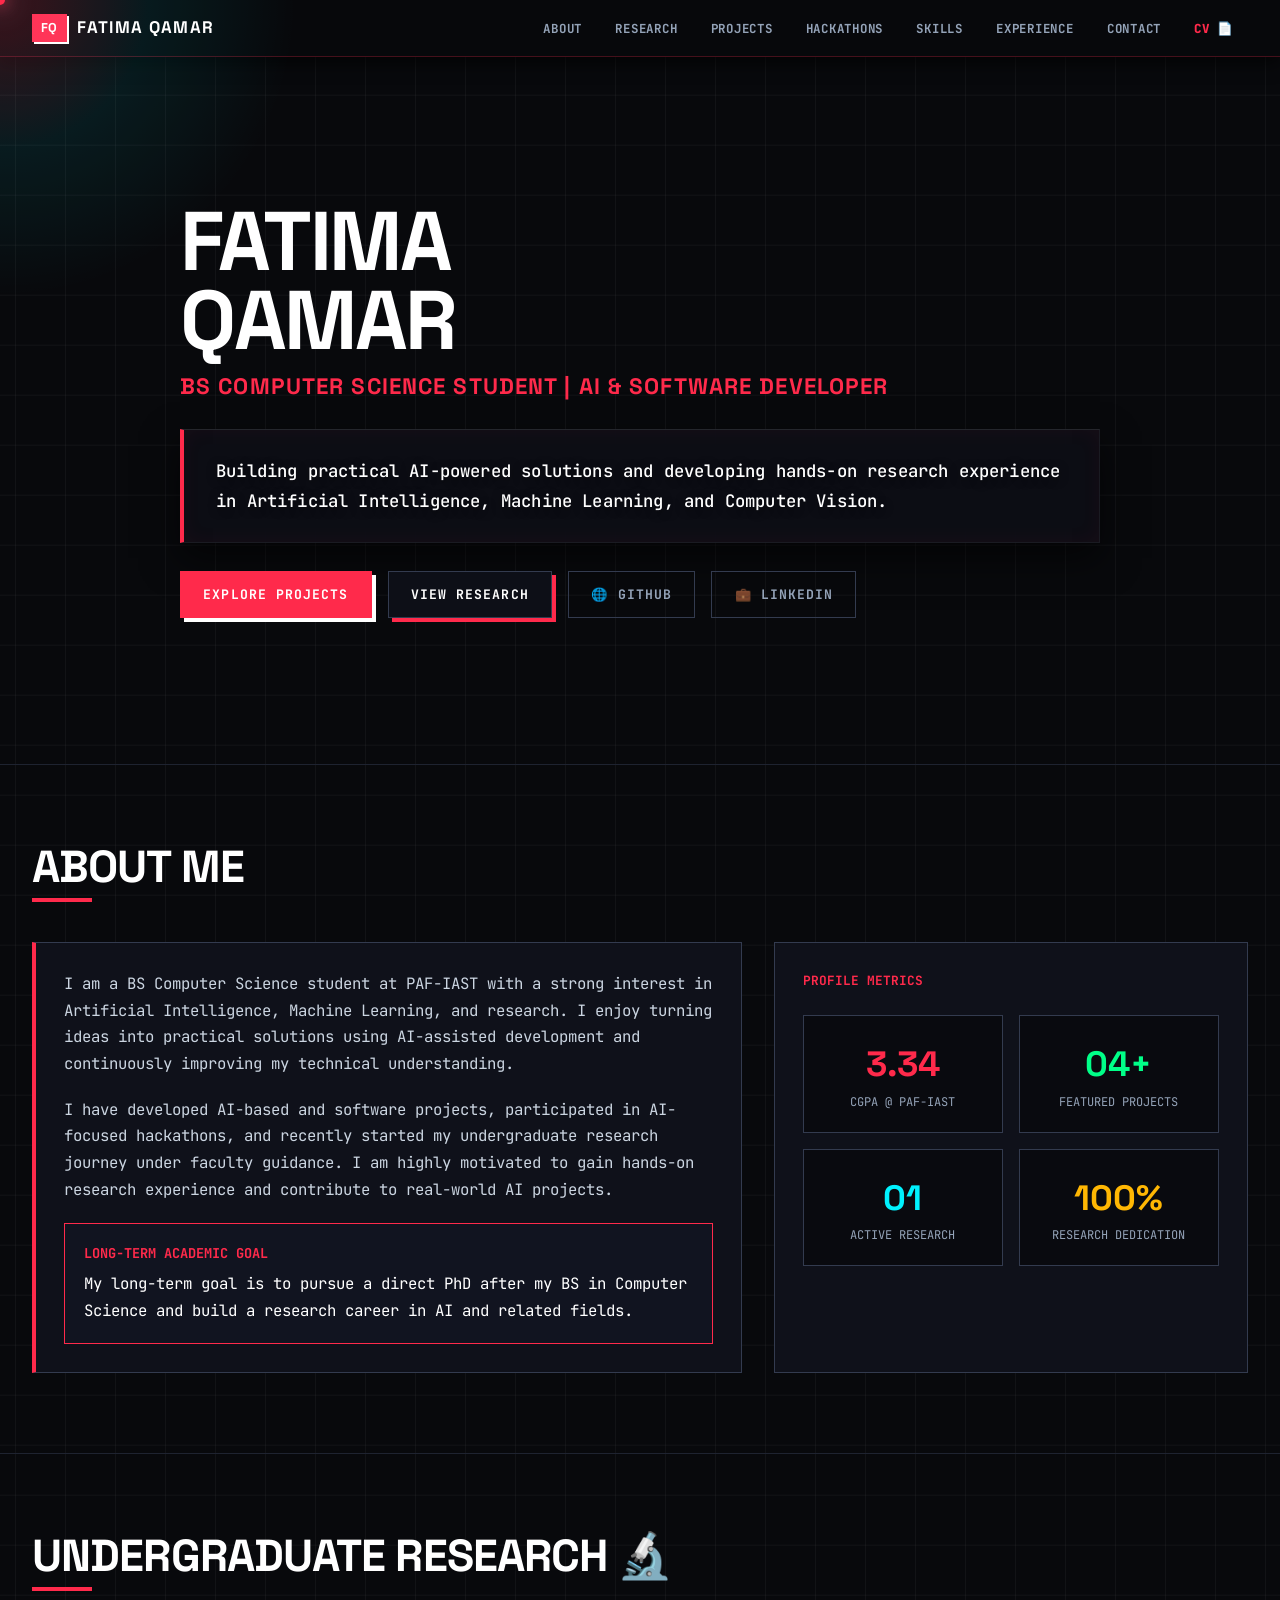
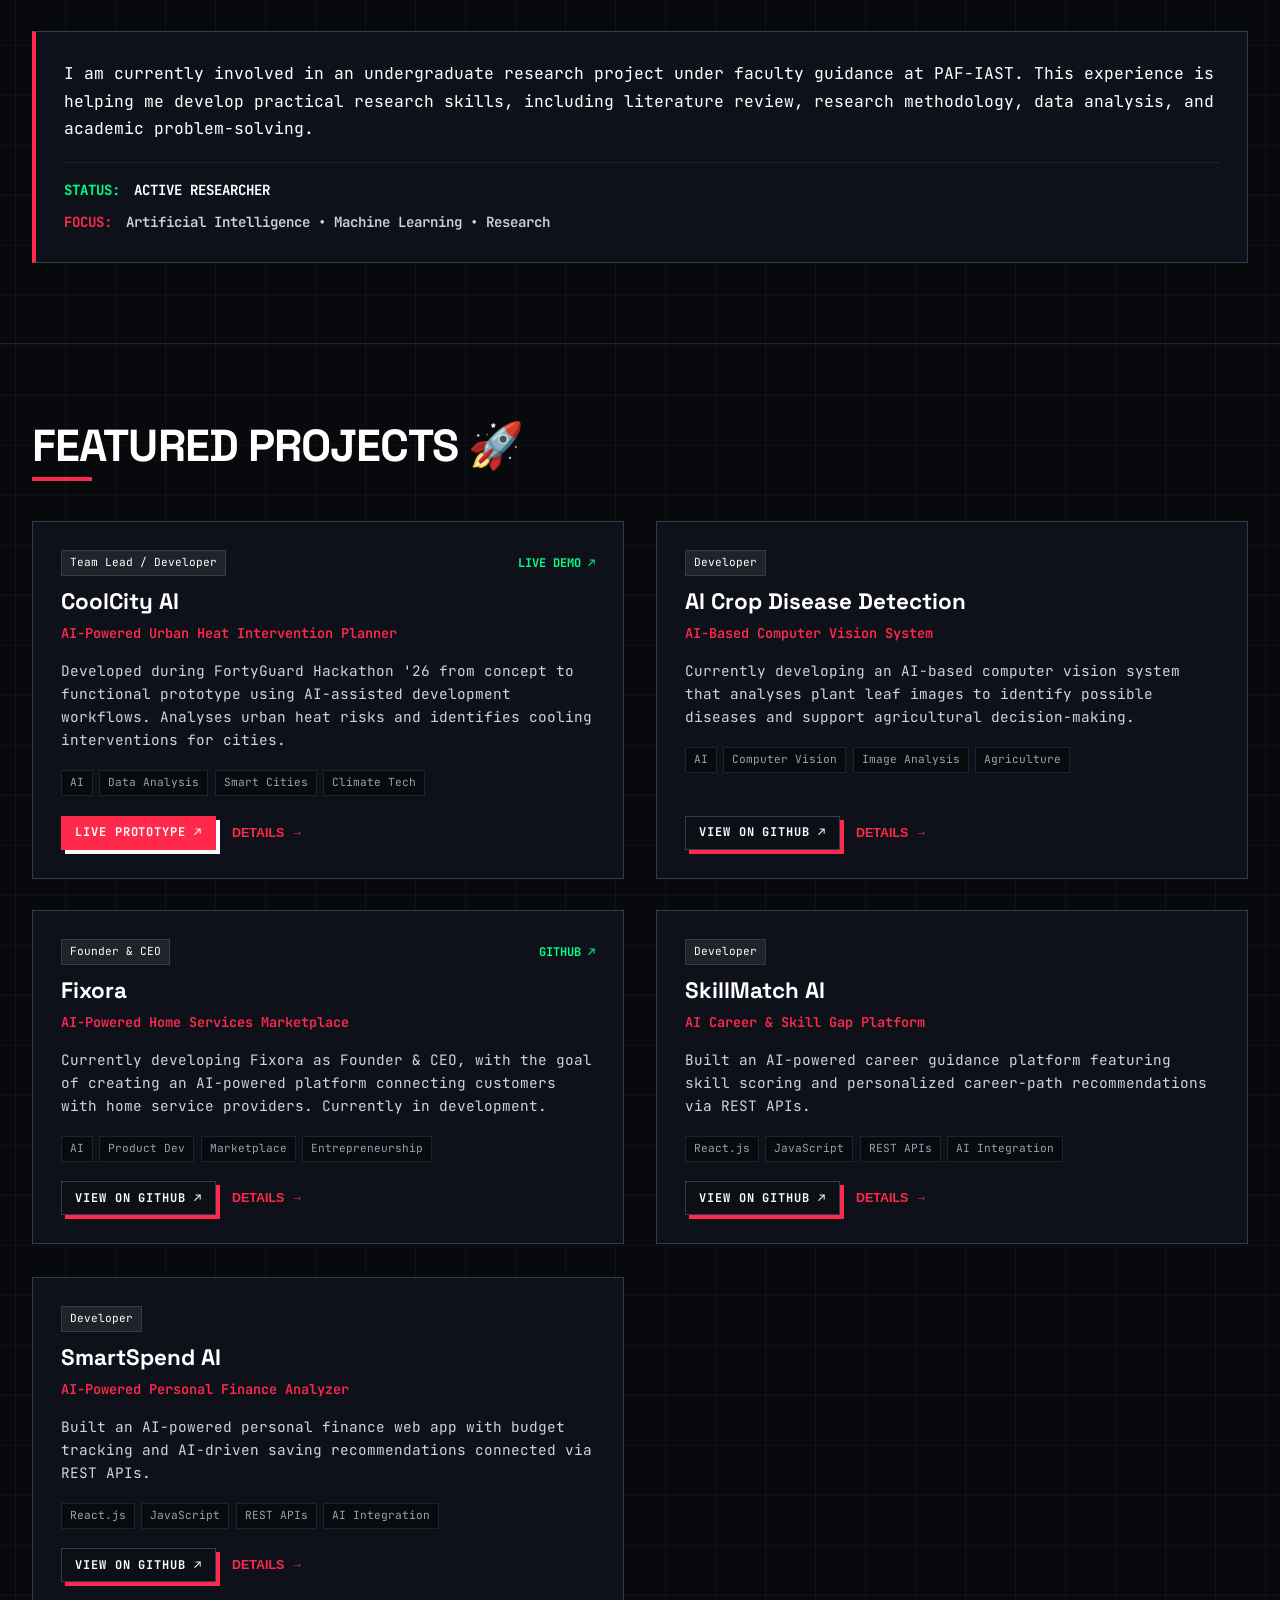
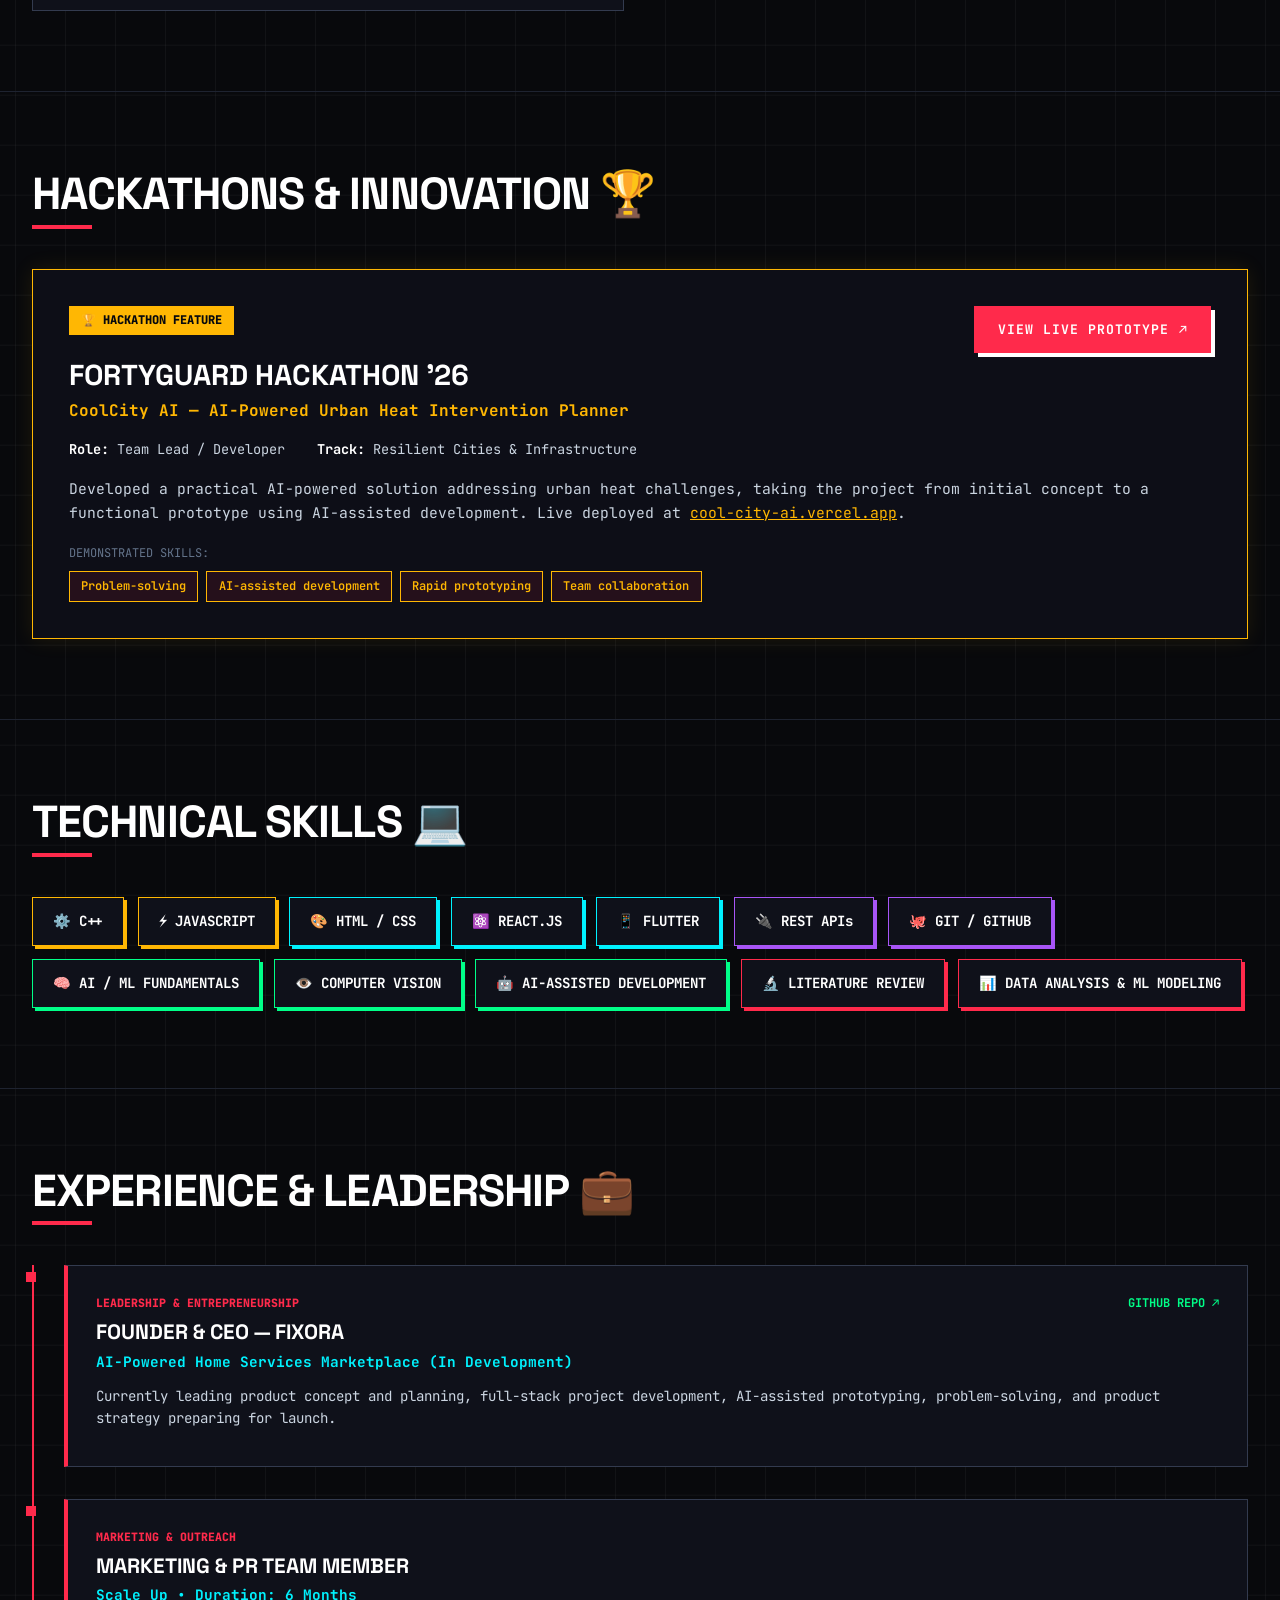
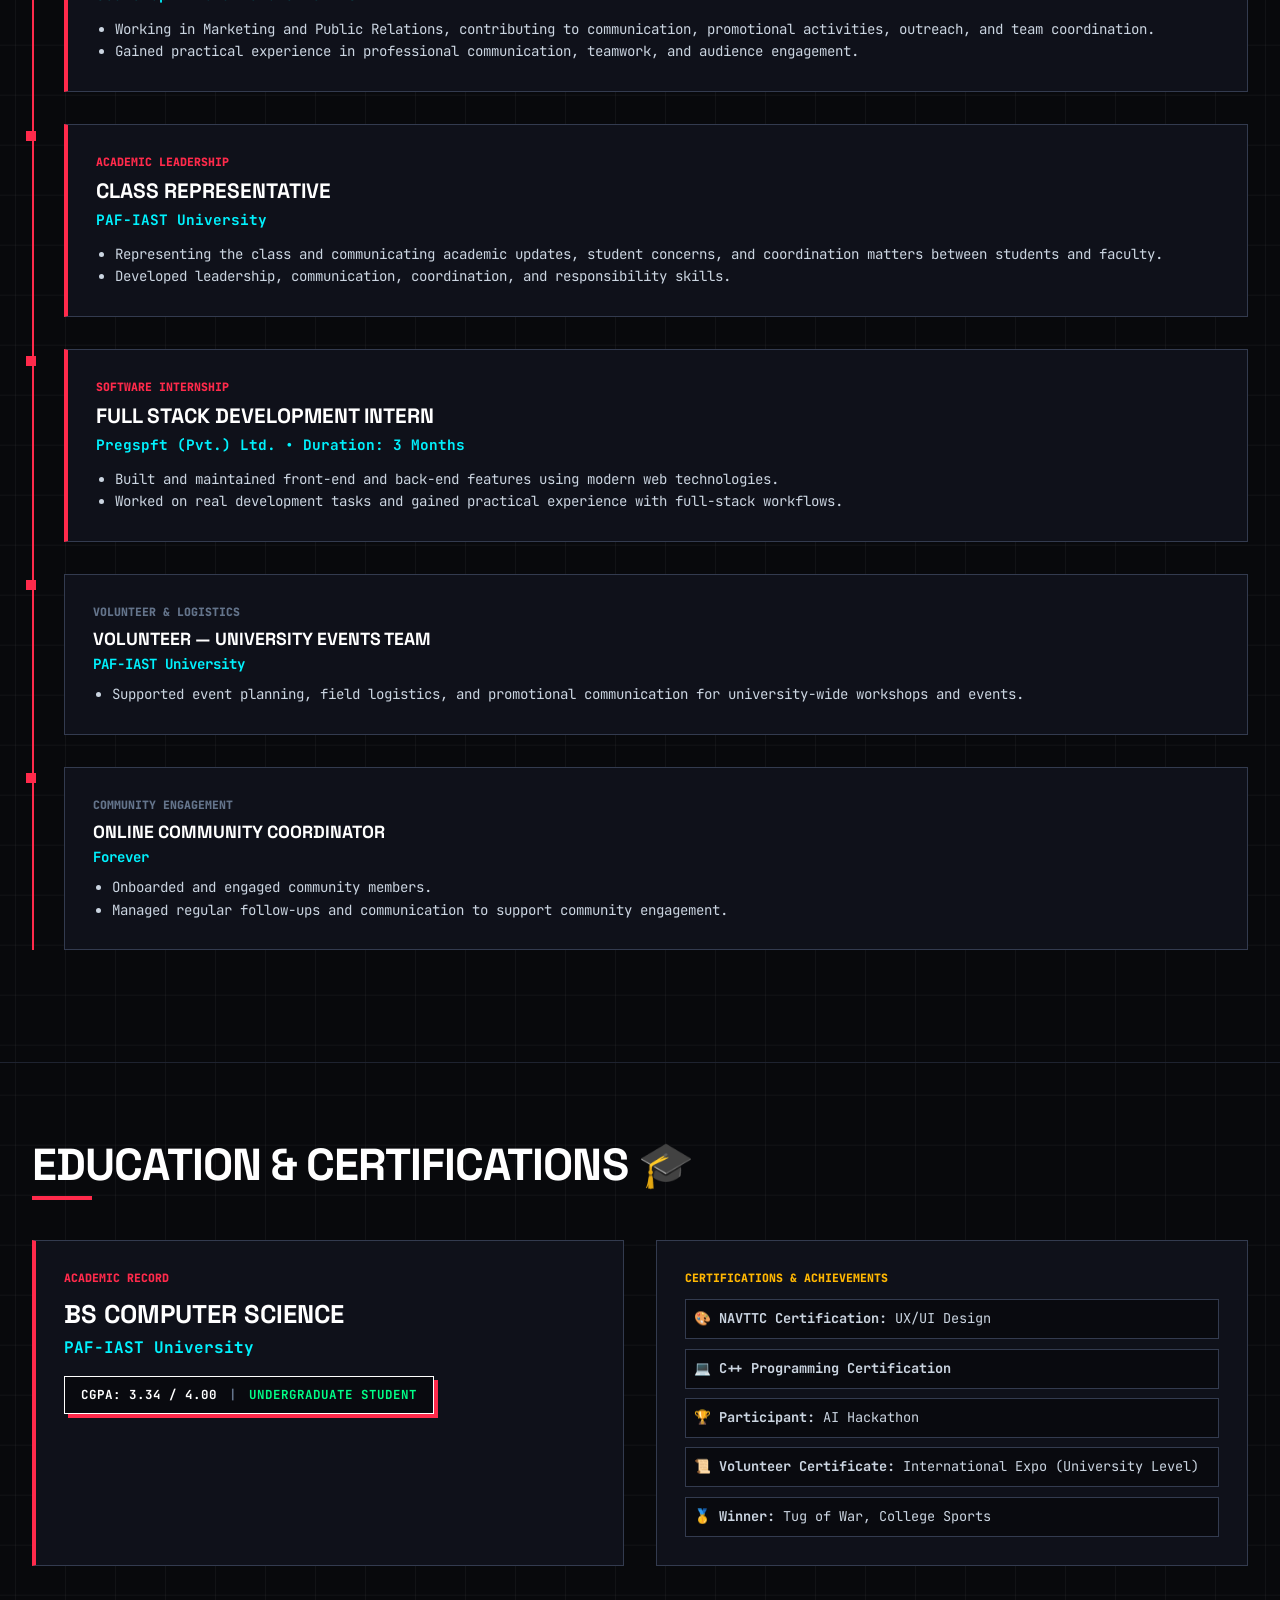
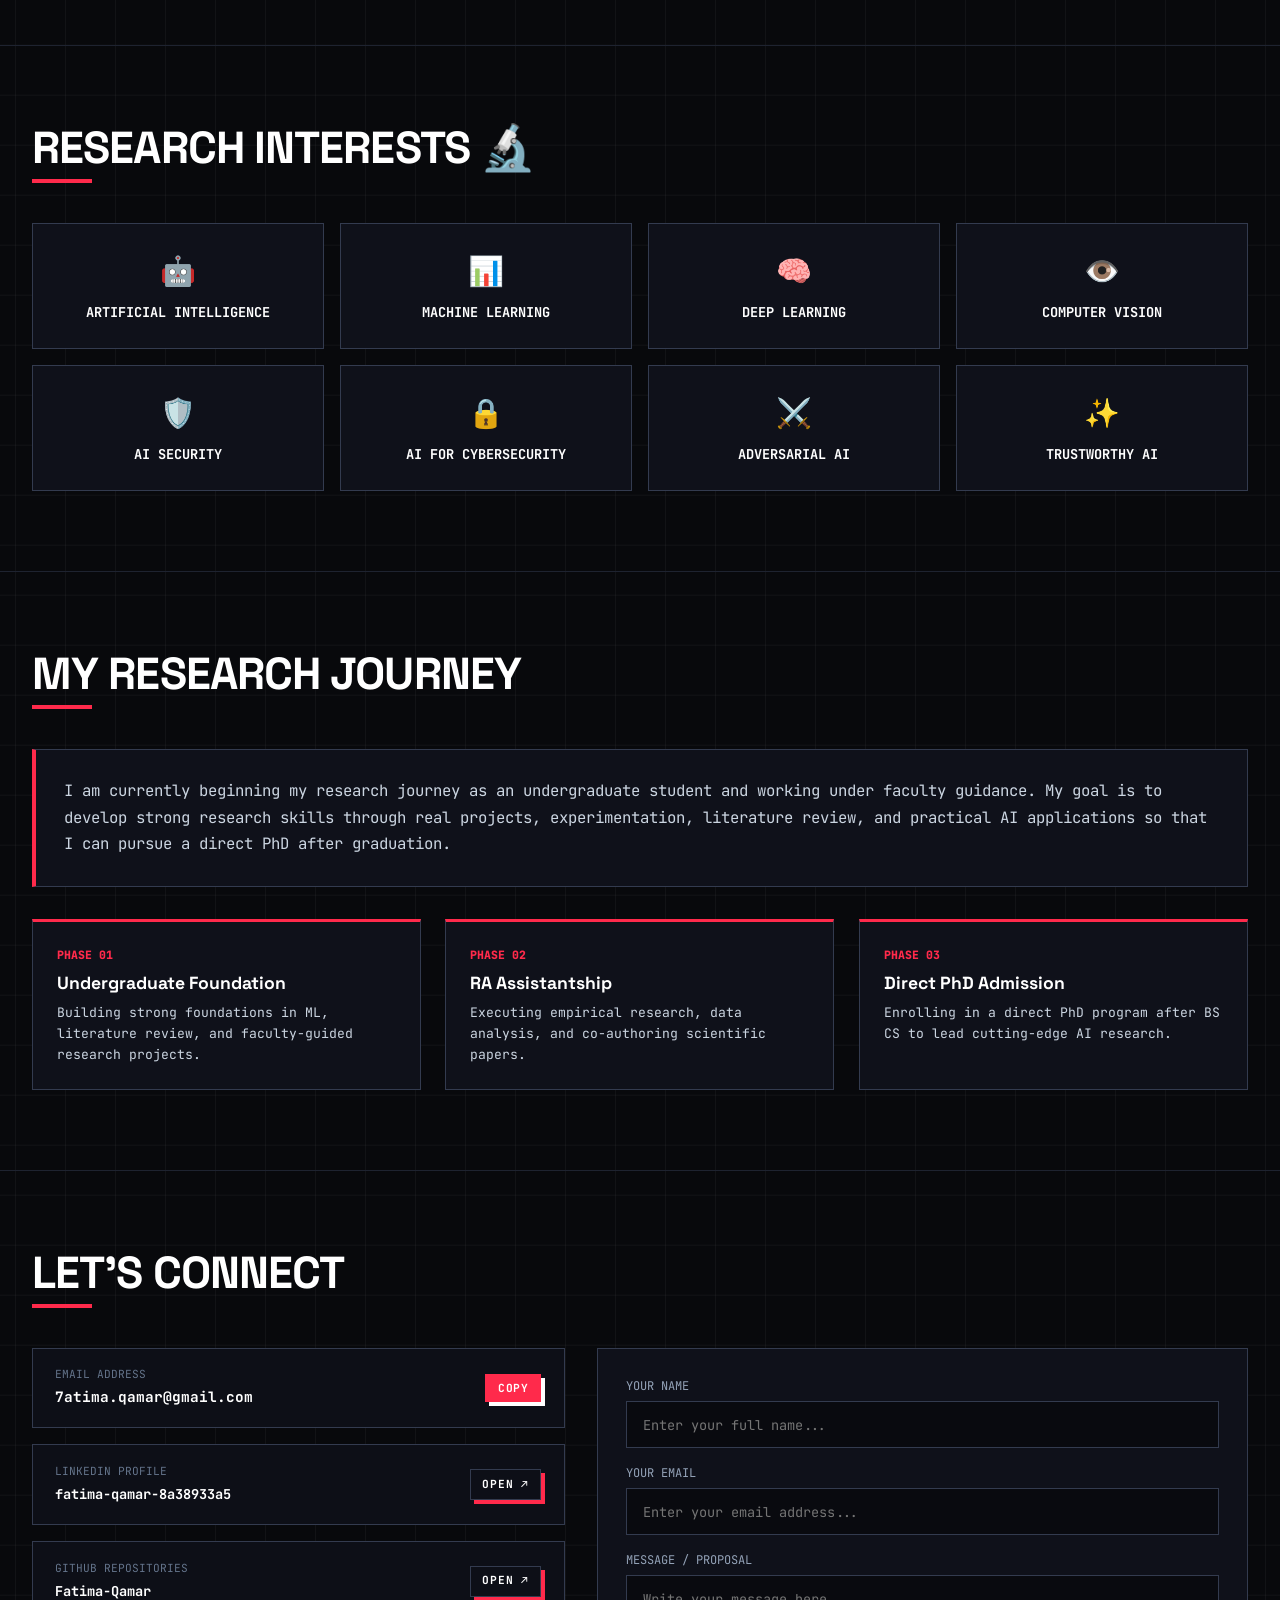
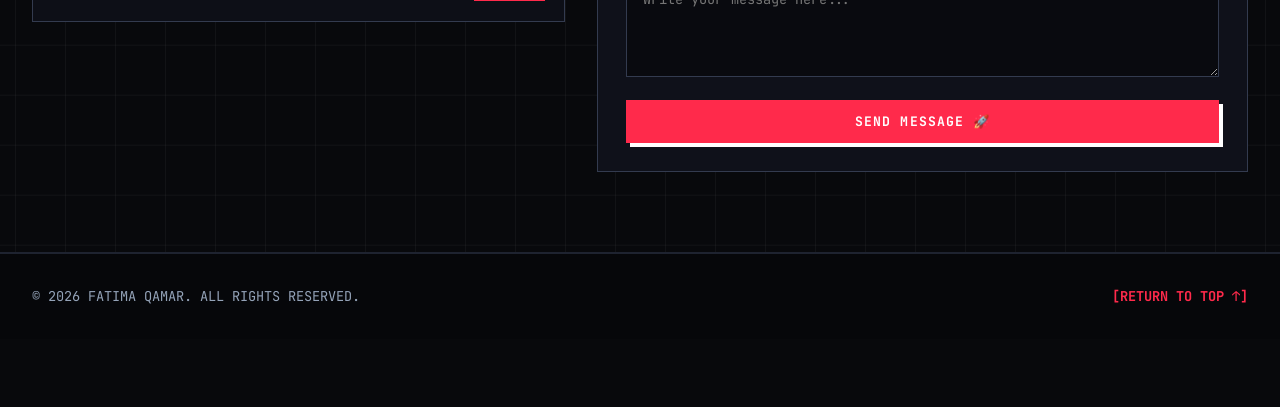
<file: index.html>
<!DOCTYPE html>
<html lang="en">
<head>
  <meta charset="UTF-8">
  <meta name="viewport" content="width=device-width, initial-scale=1.0">
  <title>FATIMA QAMAR // AI RESEARCHER & DEVELOPER PORTFOLIO</title>
  <meta name="description" content="Portfolio of Fatima Qamar — BS Computer Science Student at PAF-IAST, AI Researcher & Software Developer.">

  <!-- External Stylesheet Backup -->
  <link rel="stylesheet" href="styles.css">

  <!-- Embedded Self-Contained Stylesheet for Guaranteed Zero-Cache Rendering -->
  <style>
    @import url('https://fonts.googleapis.com/css2?family=JetBrains+Mono:ital,wght@0,300;0,400;0,500;0,700;0,800;1,400&family=Space+Grotesk:wght@500;700;800;900&family=Syne:wght@800;900&display=swap');

    :root {
      /* Cyber Dark Color Palette */
      --bg-dark: #08090c;
      --bg-grid: #0e1017;
      --bg-card: #0f111a;
      --bg-card-hover: #151824;
      --bg-terminal: #0b0c12;
      
      --accent-red: #ff2a4b;
      --accent-red-dark: #c91834;
      --accent-red-glow: rgba(255, 42, 75, 0.35);
      
      --accent-green: #00ff88;
      --accent-green-bg: rgba(0, 255, 136, 0.12);
      --accent-cyan: #00f2fe;
      --accent-cyan-bg: rgba(0, 242, 254, 0.12);
      --accent-yellow: #ffb703;
      --accent-orange: #ff6b35;
      --accent-purple: #a855f7;

      --text-main: #ffffff;
      --text-dim: #94a3b8;
      --text-muted: #64748b;
      --text-code: #cbd5e1;

      --border-dim: #1e2330;
      --border-bright: #333b4f;
      --border-red: #ff2a4b;

      --font-title: 'Space Grotesk', 'Syne', Impact, 'Arial Black', sans-serif;
      --font-mono: 'JetBrains Mono', Consolas, 'Courier New', monospace;

      --transition: all 0.2s cubic-bezier(0.16, 1, 0.3, 1);
    }

    /* Base Resets */
    *, *::before, *::after {
      box-sizing: border-box;
      margin: 0;
      padding: 0;
    }

    html {
      scroll-behavior: smooth;
      font-size: 16px;
      background-color: #08090c;
    }

    body {
      background-color: var(--bg-dark);
      background-image: 
        linear-gradient(to right, rgba(255, 255, 255, 0.04) 1px, transparent 1px),
        linear-gradient(to bottom, rgba(255, 255, 255, 0.04) 1px, transparent 1px);
      background-size: 50px 50px;
      background-position: center center;
      color: var(--text-main);
      font-family: var(--font-mono);
      line-height: 1.6;
      overflow-x: hidden;
      position: relative;
    }

    /* Container */
    .container {
      max-width: 1280px;
      margin: 0 auto;
      padding: 0 2rem;
      position: relative;
      z-index: 1;
    }

    /* Scroll Progress Bar */
    .scroll-progress {
      position: fixed;
      top: 0;
      left: 0;
      height: 3px;
      background: var(--accent-red);
      width: 0%;
      z-index: 9999;
      box-shadow: 0 0 10px var(--accent-red);
    }

    /* Top Navbar */
    .navbar {
      position: fixed;
      top: 0;
      left: 0;
      width: 100%;
      z-index: 1000;
      background: rgba(8, 9, 12, 0.95);
      backdrop-filter: blur(16px);
      -webkit-backdrop-filter: blur(16px);
      border-bottom: 1px solid rgba(255, 42, 75, 0.25);
      padding: 0.85rem 2rem;
      display: flex;
      align-items: center;
      justify-content: space-between;
      box-shadow: 0 4px 20px rgba(0, 0, 0, 0.8);
    }

    .nav-brand {
      display: flex;
      align-items: center;
      gap: 0.65rem;
      text-decoration: none;
    }

    .brand-badge-red {
      background: var(--accent-red);
      color: #ffffff;
      font-family: var(--font-title);
      font-weight: 900;
      font-size: 0.8rem;
      padding: 0.25rem 0.55rem;
      letter-spacing: 0.05em;
      box-shadow: 2px 2px 0px #ffffff;
    }

    .brand-title-text {
      font-family: var(--font-title);
      font-weight: 800;
      font-size: 1.05rem;
      letter-spacing: 0.08em;
      color: var(--text-main);
      text-transform: uppercase;
      transition: var(--transition);
    }

    .nav-brand:hover .brand-title-text {
      color: var(--accent-red);
    }

    .nav-links {
      display: flex;
      align-items: center;
      gap: 0.35rem;
      list-style: none;
    }

    .nav-link {
      color: var(--text-dim);
      text-decoration: none;
      font-size: 0.78rem;
      font-weight: 700;
      padding: 0.4rem 0.8rem;
      border: 1px solid transparent;
      transition: var(--transition);
      text-transform: uppercase;
      letter-spacing: 0.06em;
    }

    .nav-link:hover, .nav-link.active {
      color: #ffffff;
      background: rgba(255, 42, 75, 0.15);
      border-color: var(--accent-red);
      box-shadow: 0 0 12px rgba(255, 42, 75, 0.25);
    }

    .mobile-toggle {
      display: none;
      background: none;
      border: 1px solid var(--border-dim);
      color: var(--text-main);
      font-size: 1.2rem;
      padding: 0.3rem 0.6rem;
      cursor: pointer;
    }

    /* Side Floating Tab */
    .side-floating-tab {
      position: fixed;
      right: 0;
      top: 45%;
      transform: translateY(-50%);
      z-index: 999;
      background: #0d0f17;
      border: 1px solid var(--accent-red);
      border-right: none;
      padding: 1rem 0.4rem;
      writing-mode: vertical-rl;
      text-transform: uppercase;
      font-family: var(--font-title);
      font-weight: 800;
      font-size: 0.75rem;
      letter-spacing: 0.15em;
      color: var(--text-main);
      cursor: pointer;
      box-shadow: -4px 0px 15px rgba(255, 42, 75, 0.25);
      transition: var(--transition);
      display: flex;
      align-items: center;
      gap: 0.6rem;
    }

    .side-floating-tab:hover {
      background: var(--accent-red);
      color: #ffffff;
    }

    /* General Sections */
    section {
      padding: 5rem 0;
      border-bottom: 1px solid var(--border-dim);
    }

    .section-header {
      margin-bottom: 2.5rem;
    }

    .section-title {
      font-family: var(--font-title);
      font-size: 2.8rem;
      font-weight: 900;
      text-transform: uppercase;
      letter-spacing: -0.02em;
      color: #ffffff;
      line-height: 1;
      position: relative;
      display: inline-block;
    }

    .section-title::after {
      content: '';
      display: block;
      width: 60px;
      height: 4px;
      background: var(--accent-red);
      margin-top: 0.5rem;
    }

    /* Cyber Card */
    .cyber-card {
      background: var(--bg-card);
      border: 1px solid var(--border-bright);
      padding: 1.75rem;
      position: relative;
      transition: var(--transition);
    }

    .cyber-card:hover {
      border-color: var(--accent-red);
      background: var(--bg-card-hover);
      box-shadow: 0 0 20px rgba(255, 42, 75, 0.15);
    }

    /* Red Left Accent Bar */
    .accent-bar-left {
      border-left: 4px solid var(--accent-red);
    }

    /* Buttons in HUD Style */
    .cyber-btn {
      display: inline-flex;
      align-items: center;
      justify-content: center;
      gap: 0.5rem;
      font-family: var(--font-mono);
      font-weight: 700;
      font-size: 0.82rem;
      text-transform: uppercase;
      letter-spacing: 0.08em;
      padding: 0.75rem 1.4rem;
      text-decoration: none;
      cursor: pointer;
      transition: var(--transition);
      position: relative;
    }

    .btn-cyber-red {
      background: var(--accent-red);
      color: #ffffff;
      border: 1px solid var(--accent-red);
      box-shadow: 4px 4px 0px #ffffff;
    }

    .btn-cyber-red:hover {
      transform: translate(-2px, -2px);
      box-shadow: 6px 6px 0px #ffffff;
    }

    .btn-cyber-dark {
      background: #0d0f17;
      color: #ffffff;
      border: 1px solid var(--border-bright);
      box-shadow: 4px 4px 0px var(--accent-red);
    }

    .btn-cyber-dark:hover {
      border-color: var(--accent-red);
      transform: translate(-2px, -2px);
      box-shadow: 6px 6px 0px var(--accent-red);
    }

    .btn-cyber-outline {
      background: transparent;
      color: var(--text-dim);
      border: 1px solid var(--border-bright);
    }

    .btn-cyber-outline:hover {
      color: #ffffff;
      border-color: var(--accent-red);
      background: rgba(255, 42, 75, 0.1);
    }

    /* Hero Section */
    .hero-section {
      padding-top: 8.5rem;
      padding-bottom: 5rem;
      min-height: 85vh;
      display: flex;
      align-items: center;
    }

    .hero-main-title {
      font-family: var(--font-title);
      font-size: 5.2rem;
      font-weight: 900;
      line-height: 0.95;
      letter-spacing: -0.03em;
      text-transform: uppercase;
      color: #ffffff;
      margin-bottom: 0.6rem;
    }

    .hero-sub-title {
      font-family: var(--font-title);
      font-size: 1.4rem;
      font-weight: 700;
      color: var(--accent-red);
      text-transform: uppercase;
      letter-spacing: 0.05em;
      margin-bottom: 1.5rem;
    }

    /* Aesthetic Glass Fade Hero Box */
    .hero-desc-box {
      background: rgba(13, 15, 23, 0.85);
      backdrop-filter: blur(16px);
      -webkit-backdrop-filter: blur(16px);
      border-left: 4px solid var(--accent-red);
      border-top: 1px solid rgba(255, 255, 255, 0.1);
      border-right: 1px solid rgba(255, 255, 255, 0.06);
      border-bottom: 1px solid rgba(255, 255, 255, 0.06);
      padding: 1.6rem 2rem;
      margin-bottom: 1.8rem;
      max-width: 920px;
      position: relative;
      overflow: hidden;
      box-shadow: 0 15px 35px rgba(0, 0, 0, 0.6), inset 0 0 20px rgba(255, 42, 75, 0.05);
      animation: fadeInHero 1s cubic-bezier(0.16, 1, 0.3, 1) forwards;
    }

    .hero-desc-box::before {
      content: '';
      position: absolute;
      top: 0;
      left: -100%;
      width: 100%;
      height: 100%;
      background: linear-gradient(90deg, transparent, rgba(255, 42, 75, 0.12), transparent);
      animation: subtleShine 4s infinite;
      pointer-events: none;
    }

    @keyframes fadeInHero {
      0% { opacity: 0; transform: translateY(15px); }
      100% { opacity: 1; transform: translateY(0); }
    }

    @keyframes subtleShine {
      0% { left: -100%; }
      50%, 100% { left: 100%; }
    }

    .hero-desc-text {
      font-size: 1.08rem;
      color: #ffffff;
      line-height: 1.75;
      font-weight: 500;
      margin-bottom: 0.75rem;
      letter-spacing: 0.01em;
      text-shadow: 0 2px 10px rgba(0, 0, 0, 0.5);
    }

    .hero-sub-note {
      font-size: 0.95rem;
      color: var(--accent-cyan);
      line-height: 1.65;
      font-weight: 500;
      padding-top: 0.75rem;
      border-top: 1px dashed rgba(255, 255, 255, 0.15);
      margin-top: 0.4rem;
    }

    .status-box-cyber {
      display: inline-flex;
      align-items: center;
      gap: 0.75rem;
      background: #090a0f;
      border: 1px solid #ffffff;
      padding: 0.5rem 1rem;
      font-size: 0.78rem;
      font-weight: 700;
      letter-spacing: 0.08em;
      box-shadow: 4px 4px 0px var(--accent-red);
      margin-bottom: 2rem;
    }

    .status-dot-green {
      width: 10px;
      height: 10px;
      background: var(--accent-green);
      border-radius: 50%;
      box-shadow: 0 0 10px var(--accent-green);
      animation: pulseGreen 2s infinite;
    }

    @keyframes pulseGreen {
      0% { transform: scale(1); opacity: 1; }
      50% { transform: scale(1.3); opacity: 0.5; }
      100% { transform: scale(1); opacity: 1; }
    }

    .hero-action-row {
      display: flex;
      flex-wrap: wrap;
      gap: 1rem;
      align-items: center;
    }

    /* About Section */
    .about-grid {
      display: grid;
      grid-template-columns: 1.2fr 0.8fr;
      gap: 2rem;
    }

    .about-text-p {
      font-size: 0.98rem;
      color: var(--text-code);
      line-height: 1.7;
      margin-bottom: 1.2rem;
    }

    .about-vision-box {
      background: #111420;
      border: 1px solid var(--accent-red);
      padding: 1.2rem;
      margin-top: 1rem;
    }

    .about-vision-title {
      font-size: 0.85rem;
      font-weight: 700;
      color: var(--accent-red);
      margin-bottom: 0.4rem;
      text-transform: uppercase;
    }

    /* Research Section */
    .research-hud-card {
      background: #0e111a;
      border: 1px solid var(--accent-red);
      padding: 2.25rem;
      position: relative;
      box-shadow: 0 0 30px rgba(255, 42, 75, 0.12);
    }

    .research-hud-grid {
      display: grid;
      grid-template-columns: 1.2fr 0.8fr;
      gap: 2.5rem;
      align-items: center;
    }

    .research-badge-red {
      background: var(--accent-red);
      color: #fff;
      font-size: 0.75rem;
      font-weight: 800;
      padding: 0.35rem 0.8rem;
      letter-spacing: 0.08em;
      display: inline-block;
    }

    .research-title-text {
      font-family: var(--font-title);
      font-size: 1.8rem;
      font-weight: 900;
      line-height: 1.2;
      color: #ffffff;
      margin-bottom: 1rem;
    }

    .research-p-desc {
      font-size: 0.98rem;
      color: var(--text-code);
      line-height: 1.7;
      margin-bottom: 1.25rem;
    }

    .research-box-dark {
      background: #090a0f;
      border: 1px solid var(--border-bright);
      padding: 1rem;
      margin-bottom: 1.5rem;
    }

    .research-area-pills {
      display: flex;
      flex-wrap: wrap;
      gap: 0.5rem;
    }

    .research-pill {
      background: rgba(255, 42, 75, 0.1);
      border: 1px solid var(--accent-red);
      color: #ffffff;
      font-size: 0.75rem;
      padding: 0.3rem 0.7rem;
      font-weight: 600;
    }

    .research-img-box {
      border: 1px solid var(--border-bright);
      position: relative;
      overflow: hidden;
    }

    .research-img-src {
      width: 100%;
      height: 270px;
      object-fit: cover;
      display: block;
    }

    /* Projects Section */
    .projects-grid-cyber {
      display: grid;
      grid-template-columns: repeat(2, 1fr);
      gap: 2rem;
    }

    .project-card-cyber {
      background: var(--bg-card);
      border: 1px solid var(--border-bright);
      padding: 1.75rem;
      display: flex;
      flex-direction: column;
      justify-content: space-between;
      height: 100%;
      transition: var(--transition);
    }

    .project-card-cyber:hover {
      border-color: var(--accent-red);
      transform: translateY(-3px);
      box-shadow: 0 0 25px rgba(255, 42, 75, 0.15);
    }

    .project-role-tag {
      background: rgba(255, 255, 255, 0.08);
      border: 1px solid var(--border-bright);
      font-size: 0.7rem;
      color: #ffffff;
      padding: 0.2rem 0.5rem;
    }

    .project-title-h3 {
      font-family: var(--font-title);
      font-size: 1.4rem;
      font-weight: 800;
      color: #ffffff;
      margin-top: 0.4rem;
      margin-bottom: 0.2rem;
    }

    .project-sub-tag {
      font-size: 0.85rem;
      color: var(--accent-red);
      font-weight: 600;
      margin-bottom: 0.85rem;
    }

    .project-p-text {
      font-size: 0.9rem;
      color: var(--text-code);
      line-height: 1.6;
      margin-bottom: 1.2rem;
    }

    .project-focus-row {
      display: flex;
      flex-wrap: wrap;
      gap: 0.4rem;
      margin-bottom: 1.2rem;
    }

    .focus-badge {
      background: #090a0e;
      border: 1px solid var(--border-dim);
      color: var(--text-dim);
      font-size: 0.7rem;
      padding: 0.2rem 0.5rem;
    }

    .btn-detail-cyber {
      font-size: 0.78rem;
      color: var(--accent-red);
      font-weight: 700;
      background: none;
      border: none;
      cursor: pointer;
      display: inline-flex;
      align-items: center;
      gap: 0.4rem;
      text-transform: uppercase;
      text-decoration: none;
    }

    .btn-detail-cyber:hover {
      text-decoration: underline;
    }

    /* Hackathons */
    .hackathon-card-hud {
      background: #0d0e17;
      border: 1px solid var(--accent-yellow);
      padding: 2.25rem;
      box-shadow: 0 0 20px rgba(255, 183, 3, 0.1);
    }

    .hackathon-badge-yellow {
      background: var(--accent-yellow);
      color: #07090e;
      font-weight: 900;
      font-size: 0.75rem;
      padding: 0.3rem 0.75rem;
      display: inline-block;
      margin-bottom: 0.75rem;
    }

    /* Skills Pill Boxes */
    .skill-pills-container {
      display: flex;
      flex-wrap: wrap;
      gap: 0.85rem;
    }

    .skill-pill-box {
      background: #0f111a;
      border: 1px solid var(--border-bright);
      padding: 0.75rem 1.25rem;
      display: inline-flex;
      align-items: center;
      gap: 0.65rem;
      font-size: 0.88rem;
      font-weight: 700;
      color: #ffffff;
      position: relative;
      cursor: pointer;
      transition: var(--transition);
      box-shadow: 3px 3px 0px var(--shadow-color, #1e2330);
    }

    .skill-pill-box[data-color="red"] { --shadow-color: var(--accent-red); border-color: var(--accent-red); }
    .skill-pill-box[data-color="green"] { --shadow-color: var(--accent-green); border-color: var(--accent-green); }
    .skill-pill-box[data-color="cyan"] { --shadow-color: var(--accent-cyan); border-color: var(--accent-cyan); }
    .skill-pill-box[data-color="yellow"] { --shadow-color: var(--accent-yellow); border-color: var(--accent-yellow); }
    .skill-pill-box[data-color="purple"] { --shadow-color: var(--accent-purple); border-color: var(--accent-purple); }

    .skill-pill-box:hover {
      transform: translate(-2px, -2px);
      box-shadow: 5px 5px 0px var(--shadow-color, #ffffff);
    }

    .skill-pill-box .skill-tooltip {
      position: absolute;
      bottom: 115%;
      left: 50%;
      transform: translateX(-50%) translateY(10px);
      background: #090a0f;
      border: 1px solid var(--shadow-color, var(--accent-green));
      padding: 0.5rem 0.85rem;
      white-space: nowrap;
      opacity: 0;
      pointer-events: none;
      transition: all 0.2s ease;
      z-index: 100;
      box-shadow: 0 5px 15px rgba(0,0,0,0.8);
    }

    .skill-pill-box:hover .skill-tooltip {
      opacity: 1;
      transform: translateX(-50%) translateY(0);
    }

    .tooltip-cat {
      font-size: 0.65rem;
      color: var(--text-muted);
      text-transform: uppercase;
    }

    .tooltip-level {
      font-size: 0.75rem;
      color: var(--accent-green);
      font-weight: bold;
    }

    /* Experience Timeline */
    .timeline-hud {
      position: relative;
      padding-left: 2rem;
    }

    .timeline-hud::before {
      content: '';
      position: absolute;
      left: 0;
      top: 0;
      bottom: 0;
      width: 2px;
      background: var(--accent-red);
    }

    .timeline-block {
      position: relative;
      margin-bottom: 2rem;
    }

    .timeline-block::before {
      content: '';
      position: absolute;
      left: -2.35rem;
      top: 0.4rem;
      width: 10px;
      height: 10px;
      background: var(--accent-red);
    }

    /* Education Grid */
    .edu-grid-hud {
      display: grid;
      grid-template-columns: 1fr 1fr;
      gap: 2rem;
    }

    /* Interests Grid */
    .interests-grid-hud {
      display: grid;
      grid-template-columns: repeat(4, 1fr);
      gap: 1rem;
    }

    .interest-box-cyber {
      background: #0f111a;
      border: 1px solid var(--border-bright);
      padding: 1.5rem 1rem;
      text-align: center;
      transition: var(--transition);
    }

    .interest-box-cyber:hover {
      border-color: var(--accent-red);
      transform: translateY(-3px);
      box-shadow: 0 0 15px rgba(255, 42, 75, 0.2);
    }

    .interest-icon-cyber {
      font-size: 1.8rem;
      margin-bottom: 0.5rem;
    }

    .interest-name-cyber {
      font-size: 0.85rem;
      font-weight: 700;
      color: #ffffff;
    }

    /* Journey Roadmap */
    .journey-roadmap-hud {
      display: grid;
      grid-template-columns: repeat(3, 1fr);
      gap: 1.5rem;
    }

    .journey-step-hud {
      background: #0f111a;
      border: 1px solid var(--border-bright);
      padding: 1.5rem;
      border-top: 3px solid var(--accent-red);
    }

    /* Contact Section */
    .contact-grid-hud {
      display: grid;
      grid-template-columns: 0.9fr 1.1fr;
      gap: 2rem;
    }

    .contact-box-item {
      background: #0d0f17;
      border: 1px solid var(--border-bright);
      padding: 1.1rem 1.4rem;
      display: flex;
      align-items: center;
      justify-content: space-between;
      margin-bottom: 1rem;
    }

    .contact-form-cyber {
      display: flex;
      flex-direction: column;
      gap: 1rem;
    }

    .form-input-cyber {
      background: #090a0f;
      border: 1px solid var(--border-bright);
      padding: 0.85rem 1rem;
      color: #ffffff;
      font-family: var(--font-mono);
      font-size: 0.85rem;
    }

    .form-input-cyber:focus {
      outline: none;
      border-color: var(--accent-red);
      box-shadow: 0 0 10px rgba(255, 42, 75, 0.2);
    }

    /* Modal Overlay */
    .modal-overlay {
      position: fixed;
      inset: 0;
      background: rgba(8, 9, 12, 0.92);
      backdrop-filter: blur(12px);
      z-index: 9999;
      display: flex;
      align-items: center;
      justify-content: center;
      opacity: 0;
      pointer-events: none;
      transition: opacity 0.2s ease;
      padding: 1.5rem;
    }

    .modal-overlay.active {
      opacity: 1;
      pointer-events: auto;
    }

    .modal-box-hud {
      background: #0e111a;
      border: 2px solid var(--accent-red);
      max-width: 650px;
      width: 100%;
      padding: 2rem;
      position: relative;
      box-shadow: 0 0 40px rgba(255, 42, 75, 0.3);
    }

    .modal-close-btn {
      position: absolute;
      top: 1rem;
      right: 1rem;
      background: var(--accent-red);
      color: #fff;
      border: none;
      width: 30px;
      height: 30px;
      cursor: pointer;
      font-weight: 800;
    }

    /* Toast */
    .toast-hud {
      position: fixed;
      bottom: 2rem;
      right: 2rem;
      background: #0e111a;
      border: 1px solid var(--accent-green);
      color: #ffffff;
      padding: 0.85rem 1.4rem;
      box-shadow: 0 0 20px rgba(0, 255, 136, 0.25);
      z-index: 10000;
      transform: translateY(100px);
      opacity: 0;
      transition: all 0.3s ease;
      font-size: 0.85rem;
    }

    .toast-hud.show {
      transform: translateY(0);
      opacity: 1;
    }

    /* Footer */
    footer {
      padding: 2rem 0;
      background: #06070a;
      border-top: 1px solid var(--border-dim);
      font-size: 0.85rem;
      color: var(--text-dim);
    }

    /* Interactive Dynamic Cursor Light & Glowing Spotlight */
    .cursor-light {
      position: fixed;
      top: 0;
      left: 0;
      width: 600px;
      height: 600px;
      border-radius: 50%;
      background: radial-gradient(circle, rgba(255, 42, 75, 0.22) 0%, rgba(0, 242, 254, 0.08) 35%, transparent 70%);
      pointer-events: none;
      transform: translate(-50%, -50%);
      z-index: 99999;
      transition: transform 0.04s cubic-bezier(0.1, 1, 0.1, 1), opacity 0.3s ease;
      mix-blend-mode: screen;
    }

    .cursor-dot {
      position: fixed;
      top: 0;
      left: 0;
      width: 10px;
      height: 10px;
      border-radius: 50%;
      background: var(--accent-red);
      pointer-events: none;
      transform: translate(-50%, -50%);
      z-index: 100000;
      box-shadow: 0 0 16px var(--accent-red), 0 0 30px var(--accent-cyan);
      transition: transform 0.01s linear, opacity 0.3s ease;
    }

    /* 3D Depth Elevation & Dynamic Perspective */
    body {
      perspective: 1200px;
    }

    .cyber-card,
    .project-card-cyber,
    .interest-box-cyber,
    .skill-pill-box,
    .hackathon-card-hud,
    .journey-step-hud,
    .hero-desc-box {
      transform-style: preserve-3d;
      transition: transform 0.35s cubic-bezier(0.165, 0.84, 0.44, 1), 
                  box-shadow 0.35s cubic-bezier(0.165, 0.84, 0.44, 1), 
                  border-color 0.3s ease,
                  background 0.3s ease;
      will-change: transform;
    }

    .cyber-card:hover,
    .project-card-cyber:hover {
      transform: translateY(-8px) rotateX(3deg) rotateY(-2deg) scale3d(1.01, 1.01, 1.01);
      box-shadow: 0 20px 45px rgba(0, 0, 0, 0.75), 0 0 35px rgba(255, 42, 75, 0.28);
      border-color: var(--accent-red);
    }

    .interest-box-cyber:hover {
      transform: translateY(-6px) rotateX(5deg) scale(1.05);
      box-shadow: 0 15px 35px rgba(0, 0, 0, 0.7), 0 0 25px rgba(255, 42, 75, 0.35);
      border-color: var(--accent-red);
    }

    .skill-pill-box:hover {
      transform: translate(-3px, -4px) scale(1.06);
      box-shadow: 6px 6px 0px var(--shadow-color, #ffffff), 0 12px 28px rgba(0, 0, 0, 0.6);
    }

    .hero-desc-box:hover {
      transform: translateY(-5px) rotateX(2deg) rotateY(1deg);
      box-shadow: 0 22px 45px rgba(0, 0, 0, 0.8), -5px 0 25px rgba(255, 42, 75, 0.35);
    }

    /* Responsive Breakpoints */
    @media (max-width: 992px) {
      .about-grid, .research-hud-grid, .projects-grid-cyber, .edu-grid-hud, .contact-grid-hud {
        grid-template-columns: 1fr;
      }
      .hero-main-title {
        font-size: 3.8rem;
      }
      .interests-grid-hud {
        grid-template-columns: repeat(2, 1fr);
      }
      .journey-roadmap-hud {
        grid-template-columns: 1fr;
      }
      .cursor-light, .cursor-dot {
        display: none;
      }
    }

    @media (max-width: 768px) {
      .nav-links {
        display: none;
      }
      .mobile-toggle {
        display: block;
      }
    }
  </style>
</head>
<body>

  <!-- Dynamic Interactive Cursor Light Overlay -->
  <div class="cursor-light" id="cursorLight"></div>
  <div class="cursor-dot" id="cursorDot"></div>

  <!-- Scroll Progress Indicator -->
  <div class="scroll-progress" id="scrollProgress"></div>

  <!-- Top Navigation Bar -->
  <header>
    <nav class="navbar" aria-label="Main Navigation">
      <a href="#hero" class="nav-brand">
        <span class="brand-badge-red">FQ</span>
        <span class="brand-title-text">FATIMA QAMAR</span>
      </a>

      <ul class="nav-links" id="navLinksContainer">
        <li><a href="#about" class="nav-link">ABOUT</a></li>
        <li><a href="#research" class="nav-link">RESEARCH</a></li>
        <li><a href="#projects" class="nav-link">PROJECTS</a></li>
        <li><a href="#hackathons" class="nav-link">HACKATHONS</a></li>
        <li><a href="#skills" class="nav-link">SKILLS</a></li>
        <li><a href="#experience" class="nav-link">EXPERIENCE</a></li>
        <li><a href="#contact" class="nav-link">CONTACT</a></li>
        <li><a href="Fatima_Qamar_CV.pdf" target="_blank" download="Fatima_Qamar_CV.pdf" class="nav-link" style="color: var(--accent-red); font-weight: 800;">CV 📄</a></li>
      </ul>

      <button class="mobile-toggle" id="mobileToggle" aria-label="Toggle menu">☰</button>
    </nav>
  </header>

  <main>
    <!-- ==========================================================================
         01. HERO SECTION
         ========================================================================== -->
    <section id="hero" class="hero-section">
      <div class="container">
        <div style="max-width: 950px;">
          <!-- Giant Bold Headline -->
          <h1 class="hero-main-title">FATIMA<br>QAMAR</h1>

          <div class="hero-sub-title">BS COMPUTER SCIENCE STUDENT | AI & SOFTWARE DEVELOPER</div>

          <!-- Aesthetic Fade Description Box -->
          <div class="hero-desc-box">
            <p class="hero-desc-text" style="margin-bottom: 0;">
              Building practical AI-powered solutions and developing hands-on research experience in Artificial Intelligence, Machine Learning, and Computer Vision.
            </p>
          </div>

          <!-- Action Buttons -->
          <div class="hero-action-row">
            <a href="#projects" class="cyber-btn btn-cyber-red">EXPLORE PROJECTS</a>
            <a href="#research" class="cyber-btn btn-cyber-dark">VIEW RESEARCH</a>
            <a href="https://github.com/Fatima-Qamar" target="_blank" rel="noopener" class="cyber-btn btn-cyber-outline">🌐 GITHUB</a>
            <a href="https://www.linkedin.com/in/fatima-qamar-8a38933a5" target="_blank" rel="noopener" class="cyber-btn btn-cyber-outline">💼 LINKEDIN</a>
          </div>
        </div>
      </div>
    </section>

    <!-- ==========================================================================
         02. ABOUT ME
         ========================================================================== -->
    <section id="about">
      <div class="container">
        <div class="section-header">
          <h2 class="section-title">ABOUT ME</h2>
        </div>

        <div class="about-grid">
          <div class="cyber-card accent-bar-left">
            <p class="about-text-p">
              I am a BS Computer Science student at PAF-IAST with a strong interest in Artificial Intelligence, Machine Learning, and research. I enjoy turning ideas into practical solutions using AI-assisted development and continuously improving my technical understanding.
            </p>
            <p class="about-text-p">
              I have developed AI-based and software projects, participated in AI-focused hackathons, and recently started my undergraduate research journey under faculty guidance. I am highly motivated to gain hands-on research experience and contribute to real-world AI projects.
            </p>
            
            <div class="about-vision-box">
              <div class="about-vision-title">Long-Term Academic Goal</div>
              <p class="about-text-p" style="margin: 0; color: #fff;">
                My long-term goal is to pursue a direct PhD after my BS in Computer Science and build a research career in AI and related fields.
              </p>
            </div>
          </div>

          <div class="cyber-card">
            <div style="font-size: 0.8rem; color: var(--accent-red); font-weight: bold; margin-bottom: 1.5rem; text-transform: uppercase;">
              PROFILE METRICS
            </div>
            <div style="display: grid; grid-template-columns: repeat(2, 1fr); gap: 1rem;">
              <div style="background: #090a0f; border: 1px solid var(--border-bright); padding: 1.25rem; text-align: center;">
                <div style="font-family: var(--font-title); font-size: 2.2rem; font-weight: 900; color: var(--accent-red);">3.34</div>
                <div style="font-size: 0.75rem; color: var(--text-dim);">CGPA @ PAF-IAST</div>
              </div>
              <div style="background: #090a0f; border: 1px solid var(--border-bright); padding: 1.25rem; text-align: center;">
                <div style="font-family: var(--font-title); font-size: 2.2rem; font-weight: 900; color: var(--accent-green);">04+</div>
                <div style="font-size: 0.75rem; color: var(--text-dim);">FEATURED PROJECTS</div>
              </div>
              <div style="background: #090a0f; border: 1px solid var(--border-bright); padding: 1.25rem; text-align: center;">
                <div style="font-family: var(--font-title); font-size: 2.2rem; font-weight: 900; color: var(--accent-cyan);">01</div>
                <div style="font-size: 0.75rem; color: var(--text-dim);">ACTIVE RESEARCH</div>
              </div>
              <div style="background: #090a0f; border: 1px solid var(--border-bright); padding: 1.25rem; text-align: center;">
                <div style="font-family: var(--font-title); font-size: 2.2rem; font-weight: 900; color: var(--accent-yellow);">100%</div>
                <div style="font-size: 0.75rem; color: var(--text-dim);">RESEARCH DEDICATION</div>
              </div>
            </div>
          </div>
        </div>
      </div>
    </section>

    <!-- ==========================================================================
         UNDERGRADUATE RESEARCH 🔬
         ========================================================================== -->
    <section id="research">
      <div class="container">
        <div class="section-header">
          <h2 class="section-title">UNDERGRADUATE RESEARCH 🔬</h2>
        </div>

        <div class="cyber-card accent-bar-left">
          <p class="about-text-p" style="font-size: 1.02rem; color: #ffffff; line-height: 1.7; margin-bottom: 1.2rem;">
            I am currently involved in an undergraduate research project under faculty guidance at PAF-IAST. This experience is helping me develop practical research skills, including literature review, research methodology, data analysis, and academic problem-solving.
          </p>

          <div style="display: flex; flex-direction: column; gap: 0.6rem; font-size: 0.88rem; border-top: 1px solid var(--border-dim); padding-top: 1rem; margin-top: 0.5rem;">
            <div>
              <strong style="color: var(--accent-green); text-transform: uppercase;">STATUS:</strong>
              <span style="color: #ffffff; font-weight: 700; margin-left: 0.4rem;">ACTIVE RESEARCHER</span>
            </div>
            <div>
              <strong style="color: var(--accent-red); text-transform: uppercase;">FOCUS:</strong>
              <span style="color: var(--text-code); font-weight: 600; margin-left: 0.4rem;">Artificial Intelligence • Machine Learning • Research</span>
            </div>
          </div>
        </div>
      </div>
    </section>

    <!-- ==========================================================================
         04. FEATURED PROJECTS 🚀 (CLEAN GRID WITH LIVE & GITHUB LINKS)
         ========================================================================== -->
    <section id="projects">
      <div class="container">
        <div class="section-header">
          <h2 class="section-title">FEATURED PROJECTS 🚀</h2>
        </div>

        <div class="projects-grid-cyber">
          <!-- Project 01: CoolCity AI -->
          <div class="project-card-cyber">
            <div>
              <div style="display: flex; justify-content: space-between; align-items: center; margin-bottom: 0.5rem;">
                <span class="project-role-tag">Team Lead / Developer</span>
                <a href="https://cool-city-ai.vercel.app/" target="_blank" rel="noopener" style="font-size: 0.75rem; color: var(--accent-green); font-weight: bold; text-decoration: none;">LIVE DEMO ↗</a>
              </div>
              <h3 class="project-title-h3">CoolCity AI</h3>
              <div class="project-sub-tag">AI-Powered Urban Heat Intervention Planner</div>
              <p class="project-p-text">
                Developed during FortyGuard Hackathon '26 from concept to functional prototype using AI-assisted development workflows. Analyses urban heat risks and identifies cooling interventions for cities.
              </p>
              <div class="project-focus-row">
                <span class="focus-badge">AI</span>
                <span class="focus-badge">Data Analysis</span>
                <span class="focus-badge">Smart Cities</span>
                <span class="focus-badge">Climate Tech</span>
              </div>
            </div>
            <div style="display: flex; gap: 1rem; align-items: center;">
              <a href="https://cool-city-ai.vercel.app/" target="_blank" rel="noopener" class="cyber-btn btn-cyber-red" style="padding: 0.4rem 0.8rem; font-size: 0.75rem;">LIVE PROTOTYPE ↗</a>
              <button class="btn-detail-cyber" data-project="coolcity">DETAILS <span>→</span></button>
            </div>
          </div>

          <!-- Project 02: AI Crop Disease Detection -->
          <div class="project-card-cyber">
            <div>
              <div style="display: flex; justify-content: space-between; align-items: center; margin-bottom: 0.5rem;">
                <span class="project-role-tag">Developer</span>
              </div>
              <h3 class="project-title-h3">AI Crop Disease Detection</h3>
              <div class="project-sub-tag">AI-Based Computer Vision System</div>
              <p class="project-p-text">
                Currently developing an AI-based computer vision system that analyses plant leaf images to identify possible diseases and support agricultural decision-making.
              </p>
              <div class="project-focus-row">
                <span class="focus-badge">AI</span>
                <span class="focus-badge">Computer Vision</span>
                <span class="focus-badge">Image Analysis</span>
                <span class="focus-badge">Agriculture</span>
              </div>
            </div>
            <div style="display: flex; gap: 1rem; align-items: center;">
              <a href="https://github.com/Fatima-Qamar" target="_blank" rel="noopener" class="cyber-btn btn-cyber-dark" style="padding: 0.4rem 0.8rem; font-size: 0.75rem;">VIEW ON GITHUB ↗</a>
              <button class="btn-detail-cyber" data-project="cropdisease">DETAILS <span>→</span></button>
            </div>
          </div>

          <!-- Project 03: Fixora -->
          <div class="project-card-cyber">
            <div>
              <div style="display: flex; justify-content: space-between; align-items: center; margin-bottom: 0.5rem;">
                <span class="project-role-tag">Founder & CEO</span>
                <a href="https://github.com/Fatima-Qamar/FIXORA" target="_blank" rel="noopener" style="font-size: 0.75rem; color: var(--accent-green); font-weight: bold; text-decoration: none;">GITHUB ↗</a>
              </div>
              <h3 class="project-title-h3">Fixora</h3>
              <div class="project-sub-tag">AI-Powered Home Services Marketplace</div>
              <p class="project-p-text">
                Currently developing Fixora as Founder & CEO, with the goal of creating an AI-powered platform connecting customers with home service providers. Currently in development.
              </p>
              <div class="project-focus-row">
                <span class="focus-badge">AI</span>
                <span class="focus-badge">Product Dev</span>
                <span class="focus-badge">Marketplace</span>
                <span class="focus-badge">Entrepreneurship</span>
              </div>
            </div>
            <div style="display: flex; gap: 1rem; align-items: center;">
              <a href="https://github.com/Fatima-Qamar/FIXORA" target="_blank" rel="noopener" class="cyber-btn btn-cyber-dark" style="padding: 0.4rem 0.8rem; font-size: 0.75rem;">VIEW ON GITHUB ↗</a>
              <button class="btn-detail-cyber" data-project="fixora">DETAILS <span>→</span></button>
            </div>
          </div>

          <!-- Project 04: SkillMatch AI -->
          <div class="project-card-cyber">
            <div>
              <div style="display: flex; justify-content: space-between; align-items: center; margin-bottom: 0.5rem;">
                <span class="project-role-tag">Developer</span>
              </div>
              <h3 class="project-title-h3">SkillMatch AI</h3>
              <div class="project-sub-tag">AI Career & Skill Gap Platform</div>
              <p class="project-p-text">
                Built an AI-powered career guidance platform featuring skill scoring and personalized career-path recommendations via REST APIs.
              </p>
              <div class="project-focus-row">
                <span class="focus-badge">React.js</span>
                <span class="focus-badge">JavaScript</span>
                <span class="focus-badge">REST APIs</span>
                <span class="focus-badge">AI Integration</span>
              </div>
            </div>
            <div style="display: flex; gap: 1rem; align-items: center;">
              <a href="https://github.com/Fatima-Qamar" target="_blank" rel="noopener" class="cyber-btn btn-cyber-dark" style="padding: 0.4rem 0.8rem; font-size: 0.75rem;">VIEW ON GITHUB ↗</a>
              <button class="btn-detail-cyber" data-project="skillmatch">DETAILS <span>→</span></button>
            </div>
          </div>

          <!-- Project 05: SmartSpend AI -->
          <div class="project-card-cyber">
            <div>
              <div style="display: flex; justify-content: space-between; align-items: center; margin-bottom: 0.5rem;">
                <span class="project-role-tag">Developer</span>
              </div>
              <h3 class="project-title-h3">SmartSpend AI</h3>
              <div class="project-sub-tag">AI-Powered Personal Finance Analyzer</div>
              <p class="project-p-text">
                Built an AI-powered personal finance web app with budget tracking and AI-driven saving recommendations connected via REST APIs.
              </p>
              <div class="project-focus-row">
                <span class="focus-badge">React.js</span>
                <span class="focus-badge">JavaScript</span>
                <span class="focus-badge">REST APIs</span>
                <span class="focus-badge">AI Integration</span>
              </div>
            </div>
            <div style="display: flex; gap: 1rem; align-items: center;">
              <a href="https://github.com/Fatima-Qamar" target="_blank" rel="noopener" class="cyber-btn btn-cyber-dark" style="padding: 0.4rem 0.8rem; font-size: 0.75rem;">VIEW ON GITHUB ↗</a>
              <button class="btn-detail-cyber" data-project="smartspend">DETAILS <span>→</span></button>
            </div>
          </div>
        </div>
      </div>
    </section>

    <!-- ==========================================================================
         05. HACKATHONS 🏆 (WITH COOLCITY LIVE DEMO LINK)
         ========================================================================== -->
    <section id="hackathons">
      <div class="container">
        <div class="section-header">
          <h2 class="section-title">HACKATHONS & INNOVATION 🏆</h2>
        </div>

        <div class="hackathon-card-hud">
          <div style="display: flex; justify-content: space-between; align-items: flex-start; flex-wrap: wrap; gap: 1rem;">
            <div>
              <span class="hackathon-badge-yellow">🏆 HACKATHON FEATURE</span>
              <h3 style="font-family: var(--font-title); font-size: 1.8rem; font-weight: 900; color: #fff; margin-top: 0.3rem;">FORTYGUARD HACKATHON '26</h3>
              <div style="color: var(--accent-yellow); font-weight: 700; margin-bottom: 1rem;">CoolCity AI — AI-Powered Urban Heat Intervention Planner</div>
            </div>
            <a href="https://cool-city-ai.vercel.app/" target="_blank" rel="noopener" class="cyber-btn btn-cyber-red">VIEW LIVE PROTOTYPE ↗</a>
          </div>

          <div style="display: flex; gap: 2rem; margin-bottom: 1rem; font-size: 0.85rem; color: var(--text-code);">
            <div><strong style="color: #fff;">Role:</strong> Team Lead / Developer</div>
            <div><strong style="color: #fff;">Track:</strong> Resilient Cities & Infrastructure</div>
          </div>

          <p style="font-size: 0.92rem; color: var(--text-code); line-height: 1.6; margin-bottom: 1.25rem;">
            Developed a practical AI-powered solution addressing urban heat challenges, taking the project from initial concept to a functional prototype using AI-assisted development. Live deployed at <a href="https://cool-city-ai.vercel.app/" target="_blank" rel="noopener" style="color: var(--accent-yellow); text-decoration: underline;">cool-city-ai.vercel.app</a>.
          </p>

          <div style="font-size: 0.75rem; color: var(--text-muted); text-transform: uppercase; margin-bottom: 0.5rem;">Demonstrated Skills:</div>
          <div class="research-area-pills">
            <span class="research-pill" style="border-color: var(--accent-yellow); color: var(--accent-yellow);">Problem-solving</span>
            <span class="research-pill" style="border-color: var(--accent-yellow); color: var(--accent-yellow);">AI-assisted development</span>
            <span class="research-pill" style="border-color: var(--accent-yellow); color: var(--accent-yellow);">Rapid prototyping</span>
            <span class="research-pill" style="border-color: var(--accent-yellow); color: var(--accent-yellow);">Team collaboration</span>
          </div>
        </div>
      </div>
    </section>

    <!-- ==========================================================================
         06. SKILLS & CAPABILITIES 💻
         ========================================================================== -->
    <section id="skills">
      <div class="container">
        <div class="section-header">
          <h2 class="section-title">TECHNICAL SKILLS 💻</h2>
        </div>

        <!-- Realistic & Credible Cyber Pill Grid -->
        <div class="skill-pills-container">
          <!-- Programming -->
          <div class="skill-pill-box" data-color="yellow">
            <span>⚙️ C++</span>
            <div class="skill-tooltip">
              <div class="tooltip-cat">PROGRAMMING</div>
              <div class="tooltip-level">INTERMEDIATE</div>
            </div>
          </div>

          <div class="skill-pill-box" data-color="yellow">
            <span>⚡ JAVASCRIPT</span>
            <div class="skill-tooltip">
              <div class="tooltip-cat">PROGRAMMING</div>
              <div class="tooltip-level">INTERMEDIATE</div>
            </div>
          </div>

          <div class="skill-pill-box" data-color="cyan">
            <span>🎨 HTML / CSS</span>
            <div class="skill-tooltip">
              <div class="tooltip-cat">FRONTEND</div>
              <div class="tooltip-level">PROFICIENT</div>
            </div>
          </div>

          <!-- Development -->
          <div class="skill-pill-box" data-color="cyan">
            <span>⚛️ REACT.JS</span>
            <div class="skill-tooltip">
              <div class="tooltip-cat">FRAMEWORK</div>
              <div class="tooltip-level">INTERMEDIATE</div>
            </div>
          </div>

          <div class="skill-pill-box" data-color="cyan">
            <span>📱 FLUTTER</span>
            <div class="skill-tooltip">
              <div class="tooltip-cat">MOBILE DEV</div>
              <div class="tooltip-level">INTERMEDIATE</div>
            </div>
          </div>

          <div class="skill-pill-box" data-color="purple">
            <span>🔌 REST APIs</span>
            <div class="skill-tooltip">
              <div class="tooltip-cat">BACKEND / ARCH</div>
              <div class="tooltip-level">WORKING KNOWLEDGE</div>
            </div>
          </div>

          <div class="skill-pill-box" data-color="purple">
            <span>🐙 GIT / GITHUB</span>
            <div class="skill-tooltip">
              <div class="tooltip-cat">DEV TOOLS</div>
              <div class="tooltip-level">WORKING KNOWLEDGE</div>
            </div>
          </div>

          <!-- AI & ML -->
          <div class="skill-pill-box" data-color="green">
            <span>🧠 AI / ML FUNDAMENTALS</span>
            <div class="skill-tooltip">
              <div class="tooltip-cat">ARTIFICIAL INTELLIGENCE</div>
              <div class="tooltip-level">FOUNDATIONAL</div>
            </div>
          </div>

          <div class="skill-pill-box" data-color="green">
            <span>👁️ COMPUTER VISION</span>
            <div class="skill-tooltip">
              <div class="tooltip-cat">ARTIFICIAL INTELLIGENCE</div>
              <div class="tooltip-level">FOUNDATIONAL / DEVELOPING</div>
            </div>
          </div>

          <div class="skill-pill-box" data-color="green">
            <span>🤖 AI-ASSISTED DEVELOPMENT</span>
            <div class="skill-tooltip">
              <div class="tooltip-cat">AI WORKFLOW</div>
              <div class="tooltip-level">STRONG</div>
            </div>
          </div>

          <!-- Research -->
          <div class="skill-pill-box" data-color="red">
            <span>🔬 LITERATURE REVIEW</span>
            <div class="skill-tooltip">
              <div class="tooltip-cat">RESEARCH</div>
              <div class="tooltip-level">DEVELOPING</div>
            </div>
          </div>

          <div class="skill-pill-box" data-color="red">
            <span>📊 DATA ANALYSIS & ML MODELING</span>
            <div class="skill-tooltip">
              <div class="tooltip-cat">RESEARCH</div>
              <div class="tooltip-level">DEVELOPING</div>
            </div>
          </div>
        </div>
      </div>
    </section>

    <!-- ==========================================================================
         07 & 08. EXPERIENCE & LEADERSHIP 💼
         ========================================================================== -->
    <section id="experience">
      <div class="container">
        <div class="section-header">
          <h2 class="section-title">EXPERIENCE & LEADERSHIP 💼</h2>
        </div>

        <div class="timeline-hud">
          <!-- Item 01: Founder & CEO — Fixora -->
          <div class="timeline-block">
            <div class="cyber-card accent-bar-left">
              <div style="display: flex; justify-content: space-between; align-items: center; flex-wrap: wrap; gap: 0.5rem;">
                <div style="font-size: 0.72rem; color: var(--accent-red); font-weight: 800;">LEADERSHIP & ENTREPRENEURSHIP</div>
                <a href="https://github.com/Fatima-Qamar/FIXORA" target="_blank" rel="noopener" style="font-size: 0.75rem; color: var(--accent-green); font-weight: bold; text-decoration: none;">GITHUB REPO ↗</a>
              </div>
              <h3 style="font-family: var(--font-title); font-size: 1.3rem; font-weight: 800; color: #fff; margin-top: 0.2rem;">FOUNDER & CEO — FIXORA</h3>
              <div style="color: var(--accent-cyan); font-weight: 700; font-size: 0.9rem; margin-bottom: 0.75rem;">AI-Powered Home Services Marketplace (In Development)</div>
              <p style="font-size: 0.88rem; color: var(--text-code); margin-bottom: 0.5rem;">
                Currently leading product concept and planning, full-stack project development, AI-assisted prototyping, problem-solving, and product strategy preparing for launch.
              </p>
            </div>
          </div>

          <!-- Item 02: Marketing & PR Team Member -->
          <div class="timeline-block">
            <div class="cyber-card accent-bar-left">
              <div style="font-size: 0.72rem; color: var(--accent-red); font-weight: 800;">MARKETING & OUTREACH</div>
              <h3 style="font-family: var(--font-title); font-size: 1.3rem; font-weight: 800; color: #fff; margin-top: 0.2rem;">MARKETING & PR TEAM MEMBER</h3>
              <div style="color: var(--accent-cyan); font-weight: 700; font-size: 0.9rem; margin-bottom: 0.75rem;">Scale Up • Duration: 6 Months</div>
              <ul style="margin-left: 1.2rem; font-size: 0.88rem; color: var(--text-code);">
                <li>Working in Marketing and Public Relations, contributing to communication, promotional activities, outreach, and team coordination.</li>
                <li>Gained practical experience in professional communication, teamwork, and audience engagement.</li>
              </ul>
            </div>
          </div>

          <!-- Item 03: Class Representative -->
          <div class="timeline-block">
            <div class="cyber-card accent-bar-left">
              <div style="font-size: 0.72rem; color: var(--accent-red); font-weight: 800;">ACADEMIC LEADERSHIP</div>
              <h3 style="font-family: var(--font-title); font-size: 1.3rem; font-weight: 800; color: #fff; margin-top: 0.2rem;">CLASS REPRESENTATIVE</h3>
              <div style="color: var(--accent-cyan); font-weight: 700; font-size: 0.9rem; margin-bottom: 0.75rem;">PAF-IAST University</div>
              <ul style="margin-left: 1.2rem; font-size: 0.88rem; color: var(--text-code);">
                <li>Representing the class and communicating academic updates, student concerns, and coordination matters between students and faculty.</li>
                <li>Developed leadership, communication, coordination, and responsibility skills.</li>
              </ul>
            </div>
          </div>

          <!-- Item 04: Full Stack Development Intern -->
          <div class="timeline-block">
            <div class="cyber-card accent-bar-left">
              <div style="font-size: 0.72rem; color: var(--accent-red); font-weight: 800;">SOFTWARE INTERNSHIP</div>
              <h3 style="font-family: var(--font-title); font-size: 1.3rem; font-weight: 800; color: #fff; margin-top: 0.2rem;">FULL STACK DEVELOPMENT INTERN</h3>
              <div style="color: var(--accent-cyan); font-weight: 700; font-size: 0.9rem; margin-bottom: 0.75rem;">Pregspft (Pvt.) Ltd. • Duration: 3 Months</div>
              <ul style="margin-left: 1.2rem; font-size: 0.88rem; color: var(--text-code);">
                <li>Built and maintained front-end and back-end features using modern web technologies.</li>
                <li>Worked on real development tasks and gained practical experience with full-stack workflows.</li>
              </ul>
            </div>
          </div>

          <!-- Item 05: Volunteer — University Events Team -->
          <div class="timeline-block">
            <div class="cyber-card">
              <div style="font-size: 0.72rem; color: var(--text-muted); font-weight: 800;">VOLUNTEER & LOGISTICS</div>
              <h3 style="font-family: var(--font-title); font-size: 1.1rem; font-weight: 800; color: #fff; margin-top: 0.2rem;">VOLUNTEER — UNIVERSITY EVENTS TEAM</h3>
              <div style="color: var(--accent-cyan); font-weight: 700; font-size: 0.88rem; margin-bottom: 0.5rem;">PAF-IAST University</div>
              <ul style="margin-left: 1.2rem; font-size: 0.88rem; color: var(--text-code);">
                <li>Supported event planning, field logistics, and promotional communication for university-wide workshops and events.</li>
              </ul>
            </div>
          </div>

          <!-- Item 06: Online Community Coordinator -->
          <div class="timeline-block">
            <div class="cyber-card">
              <div style="font-size: 0.72rem; color: var(--text-muted); font-weight: 800;">COMMUNITY ENGAGEMENT</div>
              <h3 style="font-family: var(--font-title); font-size: 1.1rem; font-weight: 800; color: #fff; margin-top: 0.2rem;">ONLINE COMMUNITY COORDINATOR</h3>
              <div style="color: var(--accent-cyan); font-weight: 700; font-size: 0.88rem; margin-bottom: 0.5rem;">Forever</div>
              <ul style="margin-left: 1.2rem; font-size: 0.88rem; color: var(--text-code);">
                <li>Onboarded and engaged community members.</li>
                <li>Managed regular follow-ups and communication to support community engagement.</li>
              </ul>
            </div>
          </div>
        </div>
      </div>
    </section>

    <!-- ==========================================================================
         09. EDUCATION 🎓 & 10. CERTIFICATIONS 🏅
         ========================================================================== -->
    <section id="education">
      <div class="container">
        <div class="section-header">
          <h2 class="section-title">EDUCATION & CERTIFICATIONS 🎓</h2>
        </div>

        <div class="edu-grid-hud">
          <div class="cyber-card accent-bar-left">
            <div style="font-size: 0.72rem; color: var(--accent-red); font-weight: 800; text-transform: uppercase;">ACADEMIC RECORD</div>
            <h3 style="font-family: var(--font-title); font-size: 1.6rem; font-weight: 900; color: #fff; margin-top: 0.4rem;">BS COMPUTER SCIENCE</h3>
            <div style="color: var(--accent-cyan); font-weight: 700; font-size: 1rem; margin-bottom: 1rem;">PAF-IAST University</div>
            
            <div class="status-box-cyber" style="margin-bottom: 1rem;">
              <span>CGPA: 3.34 / 4.00</span>
              <span style="color: var(--text-muted);">|</span>
              <span style="color: var(--accent-green);">UNDERGRADUATE STUDENT</span>
            </div>
          </div>

          <div class="cyber-card">
            <div style="font-size: 0.72rem; color: var(--accent-yellow); font-weight: 800; margin-bottom: 0.75rem; text-transform: uppercase;">CERTIFICATIONS & ACHIEVEMENTS</div>
            <ul style="list-style: none; display: flex; flex-direction: column; gap: 0.6rem; font-size: 0.85rem; color: var(--text-code);">
              <li style="padding: 0.5rem; background: #090a0f; border: 1px solid var(--border-bright);">🎨 <strong>NAVTTC Certification:</strong> UX/UI Design</li>
              <li style="padding: 0.5rem; background: #090a0f; border: 1px solid var(--border-bright);">💻 <strong>C++ Programming Certification</strong></li>
              <li style="padding: 0.5rem; background: #090a0f; border: 1px solid var(--border-bright);">🏆 <strong>Participant:</strong> AI Hackathon</li>
              <li style="padding: 0.5rem; background: #090a0f; border: 1px solid var(--border-bright);">📜 <strong>Volunteer Certificate:</strong> International Expo (University Level)</li>
              <li style="padding: 0.5rem; background: #090a0f; border: 1px solid var(--border-bright);">🥇 <strong>Winner:</strong> Tug of War, College Sports</li>
            </ul>
          </div>
        </div>
      </div>
    </section>

    <!-- ==========================================================================
         11. RESEARCH INTERESTS 🔬
         ========================================================================== -->
    <section id="interests">
      <div class="container">
        <div class="section-header">
          <h2 class="section-title">RESEARCH INTERESTS 🔬</h2>
        </div>

        <div class="interests-grid-hud">
          <div class="interest-box-cyber">
            <div class="interest-icon-cyber">🤖</div>
            <div class="interest-name-cyber">ARTIFICIAL INTELLIGENCE</div>
          </div>
          <div class="interest-box-cyber">
            <div class="interest-icon-cyber">📊</div>
            <div class="interest-name-cyber">MACHINE LEARNING</div>
          </div>
          <div class="interest-box-cyber">
            <div class="interest-icon-cyber">🧠</div>
            <div class="interest-name-cyber">DEEP LEARNING</div>
          </div>
          <div class="interest-box-cyber">
            <div class="interest-icon-cyber">👁️</div>
            <div class="interest-name-cyber">COMPUTER VISION</div>
          </div>
          <div class="interest-box-cyber">
            <div class="interest-icon-cyber">🛡️</div>
            <div class="interest-name-cyber">AI SECURITY</div>
          </div>
          <div class="interest-box-cyber">
            <div class="interest-icon-cyber">🔒</div>
            <div class="interest-name-cyber">AI FOR CYBERSECURITY</div>
          </div>
          <div class="interest-box-cyber">
            <div class="interest-icon-cyber">⚔️</div>
            <div class="interest-name-cyber">ADVERSARIAL AI</div>
          </div>
          <div class="interest-box-cyber">
            <div class="interest-icon-cyber">✨</div>
            <div class="interest-name-cyber">TRUSTWORTHY AI</div>
          </div>
        </div>
      </div>
    </section>

    <!-- ==========================================================================
         12. MY RESEARCH JOURNEY
         ========================================================================== -->
    <section id="journey">
      <div class="container">
        <div class="section-header">
          <h2 class="section-title">MY RESEARCH JOURNEY</h2>
        </div>

        <div class="cyber-card accent-bar-left" style="margin-bottom: 2rem;">
          <p class="about-text-p" style="margin: 0;">
            I am currently beginning my research journey as an undergraduate student and working under faculty guidance. My goal is to develop strong research skills through real projects, experimentation, literature review, and practical AI applications so that I can pursue a direct PhD after graduation.
          </p>
        </div>

        <div class="journey-roadmap-hud">
          <div class="journey-step-hud">
            <div style="font-size: 0.72rem; color: var(--accent-red); font-weight: 800;">PHASE 01</div>
            <h4 style="font-family: var(--font-title); font-size: 1.1rem; color: #fff; margin: 0.3rem 0;">Undergraduate Foundation</h4>
            <p style="font-size: 0.82rem; color: var(--text-code);">Building strong foundations in ML, literature review, and faculty-guided research projects.</p>
          </div>
          <div class="journey-step-hud">
            <div style="font-size: 0.72rem; color: var(--accent-red); font-weight: 800;">PHASE 02</div>
            <h4 style="font-family: var(--font-title); font-size: 1.1rem; color: #fff; margin: 0.3rem 0;">RA Assistantship</h4>
            <p style="font-size: 0.82rem; color: var(--text-code);">Executing empirical research, data analysis, and co-authoring scientific papers.</p>
          </div>
          <div class="journey-step-hud">
            <div style="font-size: 0.72rem; color: var(--accent-red); font-weight: 800;">PHASE 03</div>
            <h4 style="font-family: var(--font-title); font-size: 1.1rem; color: #fff; margin: 0.3rem 0;">Direct PhD Admission</h4>
            <p style="font-size: 0.82rem; color: var(--text-code);">Enrolling in a direct PhD program after BS CS to lead cutting-edge AI research.</p>
          </div>
        </div>
      </div>
    </section>

    <!-- ==========================================================================
         13. CONTACT (GENERIC CLEAN FORM & DIRECT LINKS)
         ========================================================================== -->
    <section id="contact">
      <div class="container">
        <div class="section-header">
          <h2 class="section-title">LET'S CONNECT</h2>
        </div>

        <div class="contact-grid-hud">
          <div>
            <div class="contact-box-item">
              <div>
                <div style="font-size: 0.7rem; color: var(--text-muted); text-transform: uppercase;">EMAIL ADDRESS</div>
                <a href="mailto:7atima.qamar@gmail.com" style="color: #fff; text-decoration: none; font-weight: bold; font-size: 0.9rem;">7atima.qamar@gmail.com</a>
              </div>
              <button class="cyber-btn btn-cyber-red" id="copyEmailBtn" style="padding: 0.35rem 0.7rem; font-size: 0.7rem;">COPY</button>
            </div>

            <div class="contact-box-item">
              <div>
                <div style="font-size: 0.7rem; color: var(--text-muted); text-transform: uppercase;">LINKEDIN PROFILE</div>
                <a href="https://www.linkedin.com/in/fatima-qamar-8a38933a5" target="_blank" rel="noopener" style="color: #fff; text-decoration: none; font-weight: bold; font-size: 0.85rem;">fatima-qamar-8a38933a5</a>
              </div>
              <a href="https://www.linkedin.com/in/fatima-qamar-8a38933a5" target="_blank" rel="noopener" class="cyber-btn btn-cyber-dark" style="padding: 0.35rem 0.7rem; font-size: 0.7rem;">OPEN ↗</a>
            </div>

            <div class="contact-box-item">
              <div>
                <div style="font-size: 0.7rem; color: var(--text-muted); text-transform: uppercase;">GITHUB REPOSITORIES</div>
                <a href="https://github.com/Fatima-Qamar" target="_blank" rel="noopener" style="color: #fff; text-decoration: none; font-weight: bold; font-size: 0.85rem;">Fatima-Qamar</a>
              </div>
              <a href="https://github.com/Fatima-Qamar" target="_blank" rel="noopener" class="cyber-btn btn-cyber-dark" style="padding: 0.35rem 0.7rem; font-size: 0.7rem;">OPEN ↗</a>
            </div>
          </div>

          <!-- Clean Generic Contact Form -->
          <div class="cyber-card">
            <form class="contact-form-cyber" id="contactForm">
              <div>
                <label style="font-size: 0.75rem; color: var(--text-dim); display: block; margin-bottom: 0.3rem;">YOUR NAME</label>
                <input type="text" class="form-input-cyber" placeholder="Enter your full name..." style="width: 100%;" required>
              </div>
              <div>
                <label style="font-size: 0.75rem; color: var(--text-dim); display: block; margin-bottom: 0.3rem;">YOUR EMAIL</label>
                <input type="email" class="form-input-cyber" placeholder="Enter your email address..." style="width: 100%;" required>
              </div>
              <div>
                <label style="font-size: 0.75rem; color: var(--text-dim); display: block; margin-bottom: 0.3rem;">MESSAGE / PROPOSAL</label>
                <textarea class="form-input-cyber" rows="4" placeholder="Write your message here..." style="width: 100%;" required></textarea>
              </div>
              <button type="submit" class="cyber-btn btn-cyber-red">SEND MESSAGE 🚀</button>
            </form>
          </div>
        </div>
      </div>
    </section>
  </main>

  <!-- Modal Deep Dive -->
  <div class="modal-overlay" id="projectModal">
    <div class="modal-box-hud">
      <button class="modal-close-btn" id="modalCloseBtn">✕</button>
      <div id="modalBody"></div>
    </div>
  </div>

  <!-- Toast Alert -->
  <div class="toast-hud" id="toastNotification">
    <span id="toastMsg">Action executed cleanly!</span>
  </div>

  <!-- Footer -->
  <footer>
    <div class="container" style="display: flex; justify-content: space-between; align-items: center; flex-wrap: wrap;">
      <div>© 2026 FATIMA QAMAR. ALL RIGHTS RESERVED.</div>
      <a href="#hero" style="color: var(--accent-red); text-decoration: none; font-weight: bold;">[RETURN TO TOP ↑]</a>
    </div>
  </footer>

  <script src="script.js"></script>
</body>
</html>
<!-- Final Release -->
</file>
<file: styles.css>
/* ==========================================================================
   Fatima Qamar — Cyberpunk / Dark Technical HUD Portfolio Stylesheet
   ========================================================================== */

@import url('https://fonts.googleapis.com/css2?family=JetBrains+Mono:ital,wght@0,300;0,400;0,500;0,700;0,800;1,400&family=Space+Grotesk:wght@500;700;800;900&family=Syne:wght@800;900&display=swap');

:root {
  /* Cyber Dark Color Palette */
  --bg-dark: #08090c;
  --bg-grid: #0e1017;
  --bg-card: #0f111a;
  --bg-card-hover: #151824;
  --bg-terminal: #0b0c12;
  
  --accent-red: #ff2a4b;
  --accent-red-dark: #c91834;
  --accent-red-glow: rgba(255, 42, 75, 0.35);
  
  --accent-green: #00ff88;
  --accent-green-bg: rgba(0, 255, 136, 0.12);
  --accent-cyan: #00f2fe;
  --accent-cyan-bg: rgba(0, 242, 254, 0.12);
  --accent-yellow: #ffb703;
  --accent-orange: #ff6b35;
  --accent-purple: #a855f7;

  --text-main: #ffffff;
  --text-dim: #94a3b8;
  --text-muted: #64748b;
  --text-code: #cbd5e1;

  --border-dim: #1e2330;
  --border-bright: #333b4f;
  --border-red: #ff2a4b;

  --font-title: 'Space Grotesk', 'Syne', Impact, 'Arial Black', sans-serif;
  --font-mono: 'JetBrains Mono', Consolas, 'Courier New', monospace;

  --transition: all 0.2s cubic-bezier(0.16, 1, 0.3, 1);
}

/* Base Resets */
*, *::before, *::after {
  box-sizing: border-box;
  margin: 0;
  padding: 0;
}

html {
  scroll-behavior: smooth;
  font-size: 16px;
  background-color: #08090c;
}

body {
  background-color: var(--bg-dark);
  background-image: 
    linear-gradient(to right, rgba(255, 255, 255, 0.04) 1px, transparent 1px),
    linear-gradient(to bottom, rgba(255, 255, 255, 0.04) 1px, transparent 1px);
  background-size: 50px 50px;
  background-position: center center;
  color: var(--text-main);
  font-family: var(--font-mono);
  line-height: 1.6;
  overflow-x: hidden;
  position: relative;
}

/* Container */
.container {
  max-width: 1280px;
  margin: 0 auto;
  padding: 0 2rem;
  position: relative;
  z-index: 1;
}

/* Scroll Progress Bar */
.scroll-progress {
  position: fixed;
  top: 0;
  left: 0;
  height: 3px;
  background: var(--accent-red);
  width: 0%;
  z-index: 9999;
  box-shadow: 0 0 10px var(--accent-red);
}

/* Top Navbar */
.navbar {
  position: fixed;
  top: 0;
  left: 0;
  width: 100%;
  z-index: 1000;
  background: rgba(8, 9, 12, 0.95);
  backdrop-filter: blur(16px);
  -webkit-backdrop-filter: blur(16px);
  border-bottom: 1px solid rgba(255, 42, 75, 0.25);
  padding: 0.85rem 2rem;
  display: flex;
  align-items: center;
  justify-content: space-between;
  box-shadow: 0 4px 20px rgba(0, 0, 0, 0.8);
}

.nav-brand {
  display: flex;
  align-items: center;
  gap: 0.65rem;
  text-decoration: none;
}

.brand-badge-red {
  background: var(--accent-red);
  color: #ffffff;
  font-family: var(--font-title);
  font-weight: 900;
  font-size: 0.8rem;
  padding: 0.25rem 0.55rem;
  letter-spacing: 0.05em;
  box-shadow: 2px 2px 0px #ffffff;
}

.brand-title-text {
  font-family: var(--font-title);
  font-weight: 800;
  font-size: 1.05rem;
  letter-spacing: 0.08em;
  color: var(--text-main);
  text-transform: uppercase;
  transition: var(--transition);
}

.nav-brand:hover .brand-title-text {
  color: var(--accent-red);
}

.nav-links {
  display: flex;
  align-items: center;
  gap: 0.35rem;
  list-style: none;
}

.nav-link {
  color: var(--text-dim);
  text-decoration: none;
  font-size: 0.78rem;
  font-weight: 700;
  padding: 0.4rem 0.8rem;
  border: 1px solid transparent;
  transition: var(--transition);
  text-transform: uppercase;
  letter-spacing: 0.06em;
}

.nav-link:hover, .nav-link.active {
  color: #ffffff;
  background: rgba(255, 42, 75, 0.15);
  border-color: var(--accent-red);
  box-shadow: 0 0 12px rgba(255, 42, 75, 0.25);
}

.mobile-toggle {
  display: none;
  background: none;
  border: 1px solid var(--border-dim);
  color: var(--text-main);
  font-size: 1.2rem;
  padding: 0.3rem 0.6rem;
  cursor: pointer;
}

/* Side Floating Tab */
.side-floating-tab {
  position: fixed;
  right: 0;
  top: 45%;
  transform: translateY(-50%);
  z-index: 999;
  background: #0d0f17;
  border: 1px solid var(--accent-red);
  border-right: none;
  padding: 1rem 0.4rem;
  writing-mode: vertical-rl;
  text-transform: uppercase;
  font-family: var(--font-title);
  font-weight: 800;
  font-size: 0.75rem;
  letter-spacing: 0.15em;
  color: var(--text-main);
  cursor: pointer;
  box-shadow: -4px 0px 15px rgba(255, 42, 75, 0.25);
  transition: var(--transition);
  display: flex;
  align-items: center;
  gap: 0.6rem;
}

.side-floating-tab:hover {
  background: var(--accent-red);
  color: #ffffff;
}

/* General Sections */
section {
  padding: 5rem 0;
  border-bottom: 1px solid var(--border-dim);
}

.section-header {
  margin-bottom: 3rem;
}

.section-code-tag {
  font-size: 0.8rem;
  color: var(--accent-red);
  letter-spacing: 0.1em;
  font-weight: 700;
  margin-bottom: 0.3rem;
  display: block;
}

.section-title {
  font-family: var(--font-title);
  font-size: 3rem;
  font-weight: 900;
  text-transform: uppercase;
  letter-spacing: -0.02em;
  color: #ffffff;
  line-height: 1;
  position: relative;
  display: inline-block;
}

.section-title::after {
  content: '';
  display: block;
  width: 60px;
  height: 4px;
  background: var(--accent-red);
  margin-top: 0.5rem;
}

/* Responsive */
@media (max-width: 992px) {
  .hero-grid, .about-grid, .research-hud-grid, .projects-grid-cyber, .edu-grid-hud, .contact-grid-hud {
    grid-template-columns: 1fr;
  }
}
/* Final Release */
</file>
